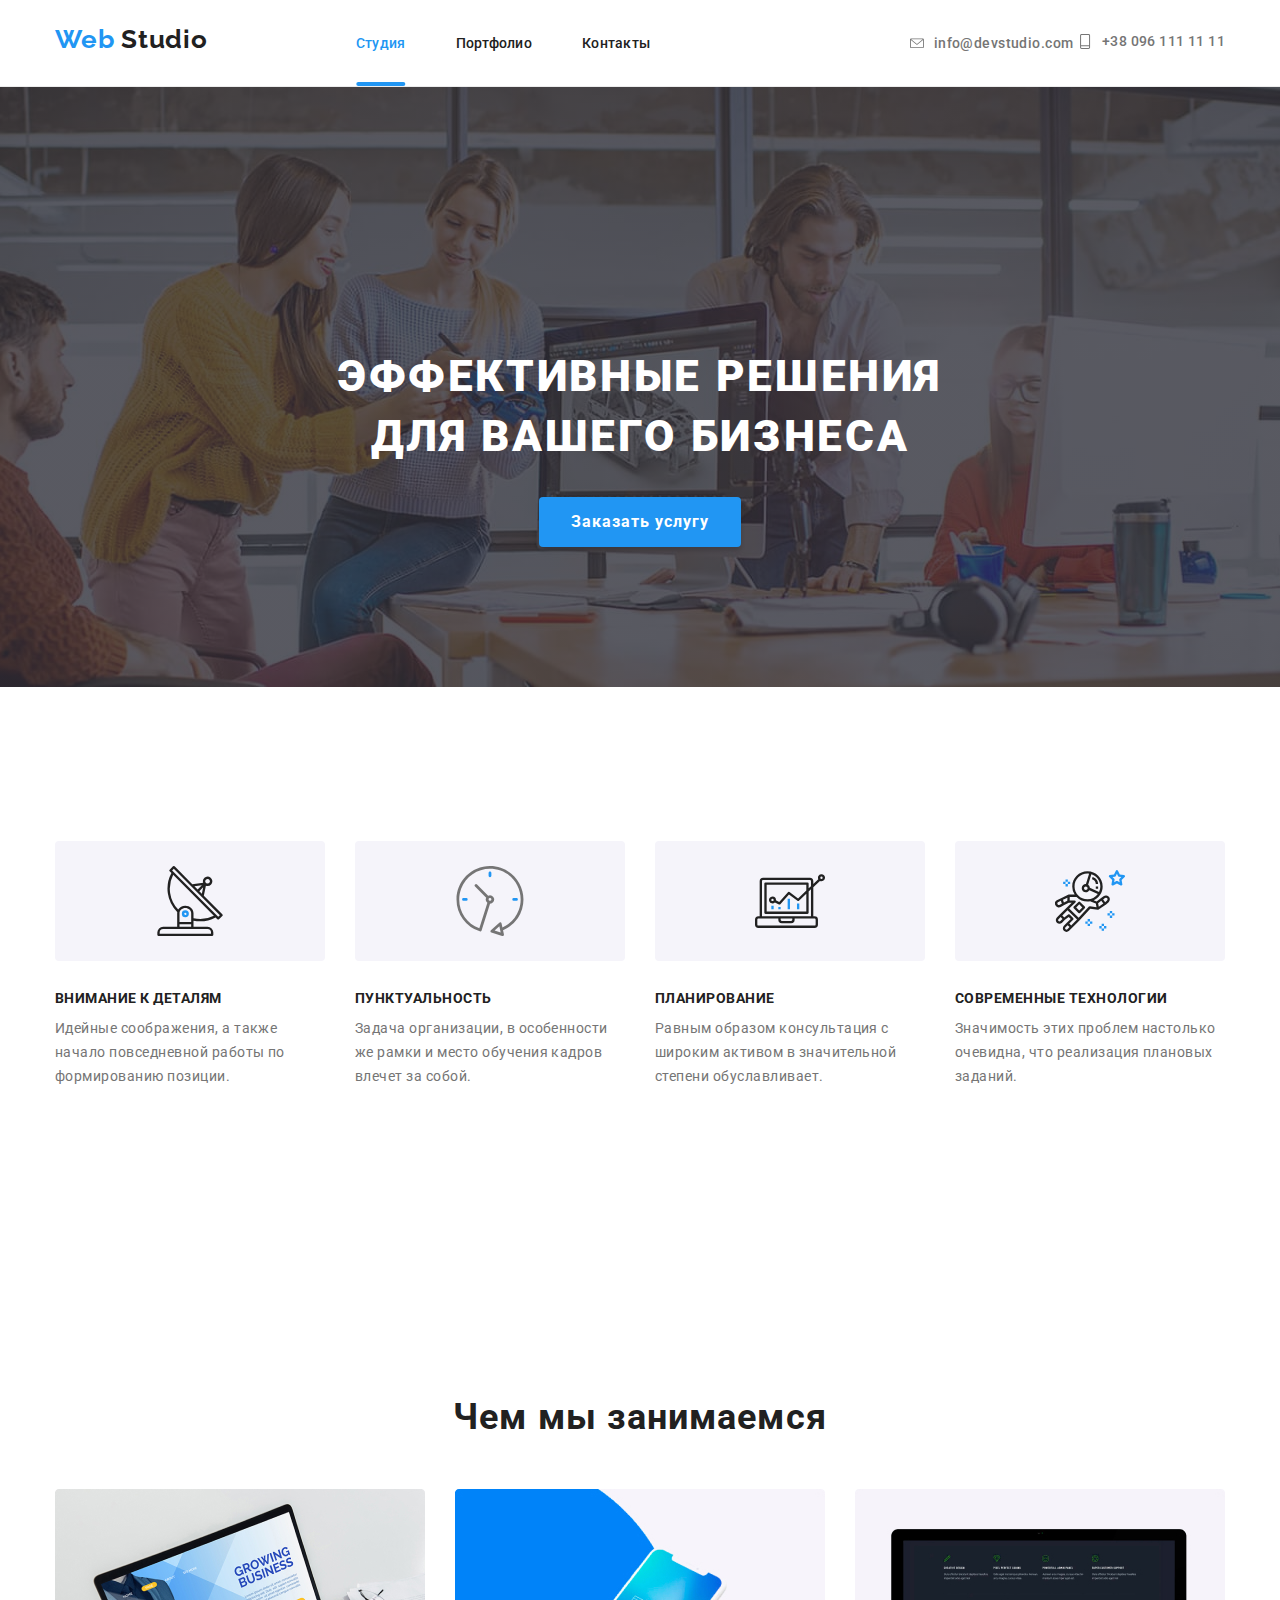
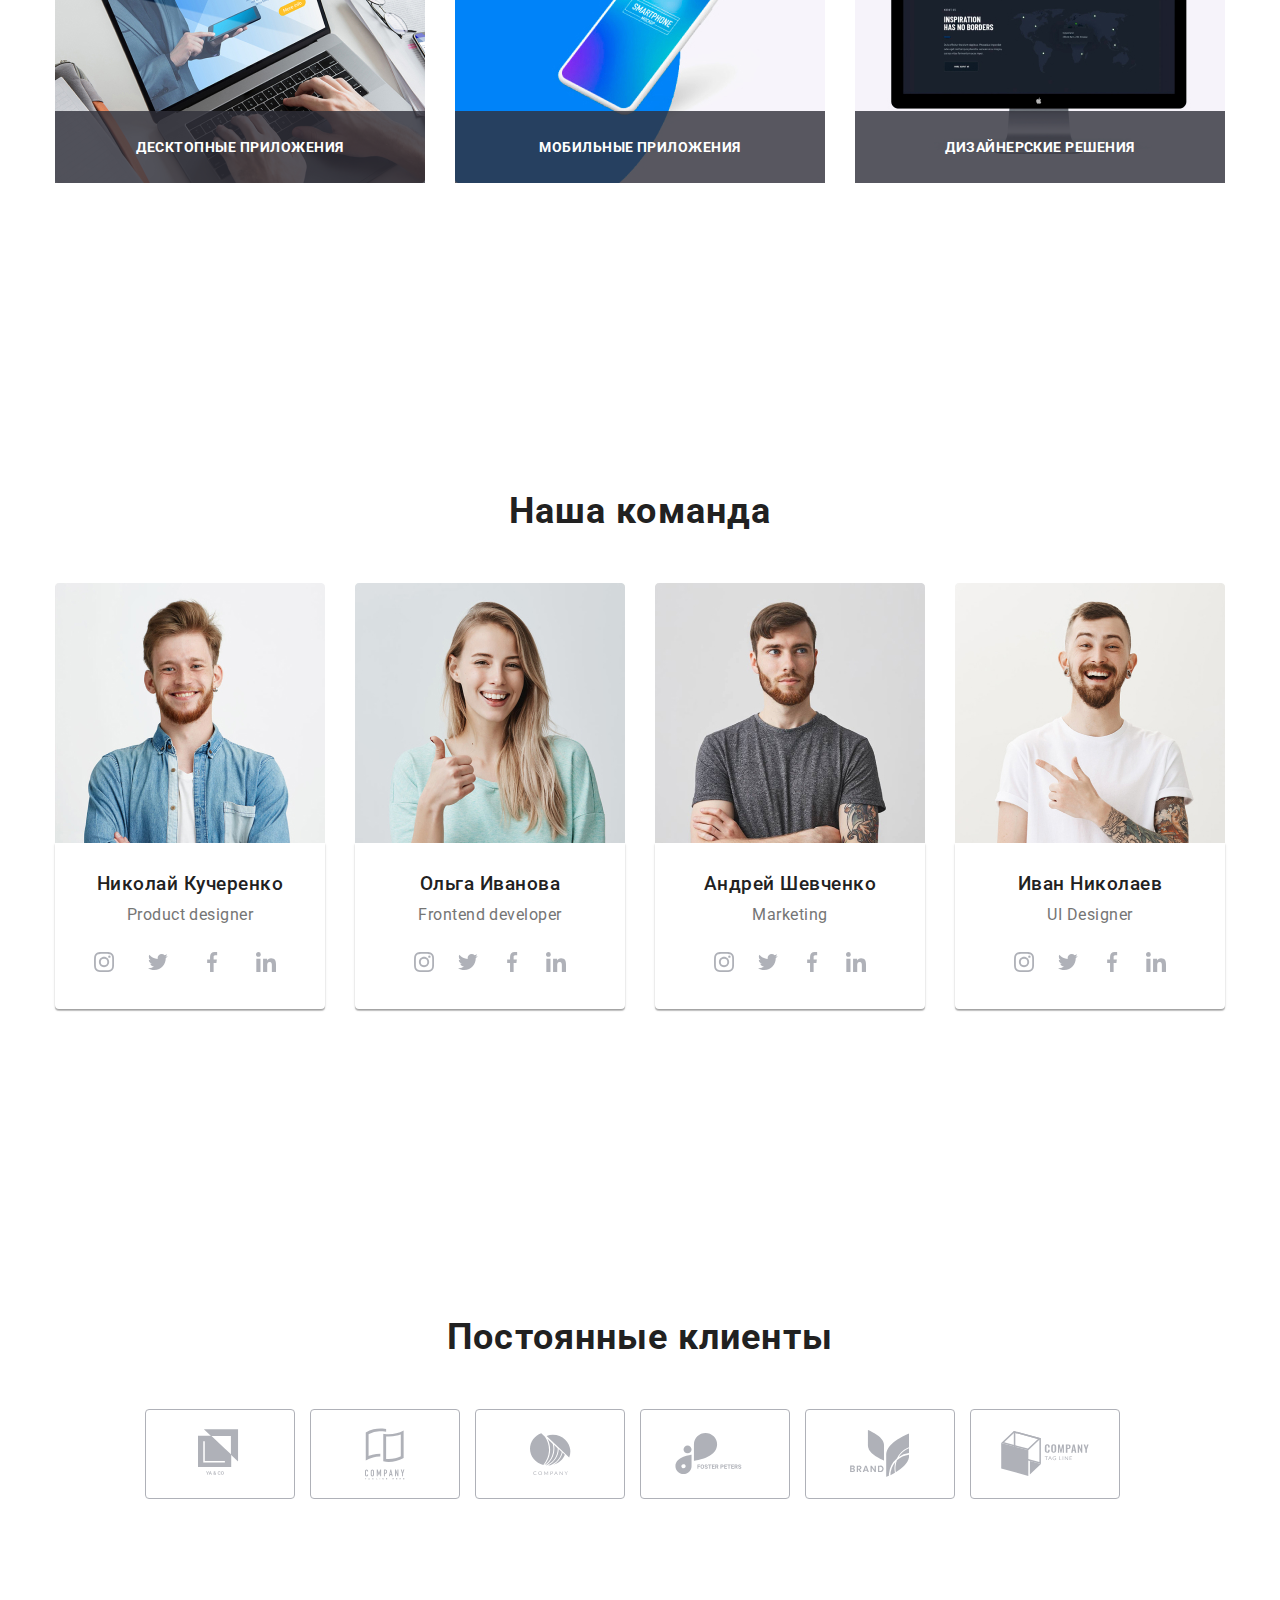
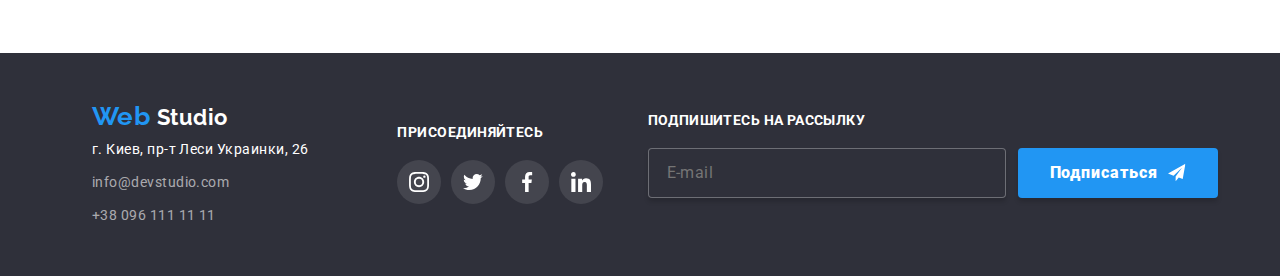
<file: index.html>
<!DOCTYPE html>
<html lang="ru">
  <head>
    <meta charset="UTF-8" />
    <meta name="viewport" content="width=device-width, initial-scale=1.0" />
    <title>Web-Studio</title>
    <link
      href="https://fonts.googleapis.com/css2?family=Roboto:wght@400;500;700;900&display=swap"
      rel="stylesheet"
    />
    <link
      href="https://fonts.googleapis.com/css2?family=Raleway:wght@700&display=swap"
      rel="stylesheet"
    />
    <link
      rel="stylesheet"
      href="https://cdnjs.cloudflare.com/ajax/libs/modern-normalize/0.6.0/modern-normalize.min.css"
    />
    <link rel="stylesheet" href="./css/main.min.css" />
  </head>
  <body>
    <!--Шапка сайта-->
    <header class="page-header">
      <div class="container container-site-nav">
        <a href="./index.html" class="logo">

          <span class="web"> Web </span>
          <span class="studio">Studio</span>
        </a>

        <button type="button" class="nav-btn is-open" data-menu-button>
          <svg class="menu-icon" width="40" height="40" aria-label="переключатель мобильного меню">
            <use class="menu-icon-open" href="./images/sprite.svg#icon-menu"></use>
            <use class="menu-icon-close" href="./images/sprite.svg#icon-close"></use>
          </svg>
        </button> 
       
        
         
          <!-- Навигационное меню -->
          <div class="menu .is-open" data-menu >
            <nav class="site-nav">
          <ul class="nav-list">
            <li class="nav-list__item">
              <a href="./index.html" class="site-nav__link current active"
                >Студия</a
              >
            </li>
            <li class="nav-list__item">
              <a href="./portfolio.html" class="site-nav__link">Портфолио</a>
            </li>
            <li class="nav-list__item">
              <a href="" class="site-nav__link">Контакты</a>
            </li>
          </ul>
        </nav>
        <!-- Контакты -->
        <ul class="contacts-list">
          <li class="contacts-list__item">
            <a href="mailto:info@devstudio.com" class="contacts-list__link"
              ><svg class="contacts-list__svg" width="16" height="11.2">
                <use href="./images/sprite.svg#icon-envelope"></use>
              </svg>
              info@devstudio.com</a
            >
          </li>
          <li class="contacts-list__item">
            <a href="tel:+380961111111" class="contacts-list__link">
              <svg class="contacts-list__svg" width="15" height="15">
                <use href="./images/sprite.svg#icon-phone"></use></svg
              >+38 096 111 11 11</a
            >
          </li>
        </ul>
      </div>
      </div>
    </header>
    <!--Main-->
    <main>
      <section class="hero">
        <div class="container">
          <h1 class="hero-title">эффективные решения
             для вашего бизнеса</h1>
          <button class="btn" data-modal-open>Заказать услугу</button>
        </div>
      </section>

      <!--Наши преимущества-->
      <section class="section benefits">
        <div class="container">
          <h2 class="visually-hidden">Наши преимущества</h2>
          <ul class="benefits-list">
            <li class="benefits-list__item">
              <div class="benefits__icon">
                <svg class="benefits__svg">
                  <use href="./images/sprite.svg#icon-sputnik"></use>
                </svg>
              </div>
              <h3 class="benefits__title">Внимание к деталям</h3>
              <p class="benefits__text">
                Идейные соображения, а также начало повседневной работы по
                формированию позиции.
              </p>
            </li>
            <li class="benefits-list__item">
              <div class="benefits__icon">
                <svg class="benefits__svg">
                  <use href="./images/sprite.svg#icon-clock"></use>
                </svg>
              </div>
              <h3 class="benefits__title">Пунктуальность</h3>
              <p class="benefits__text">
                Задача организации, в особенности же рамки и место обучения
                кадров влечет за собой.
              </p>
            </li>
            <li class="benefits-list__item">
              <div class="benefits__icon">
                <svg class="benefits__svg">
                  <use href="./images/sprite.svg#icon-diagram"></use>
                </svg>
              </div>
              <h3 class="benefits__title">Планирование</h3>
              <p class="benefits__text">
                Равным образом консультация с широким активом в значительной
                степени обуславливает.
              </p>
            </li>
            <li class="benefits-list__item">
              <div class="benefits__icon">
                <svg class="benefits__svg">
                  <use href="./images/sprite.svg#icon-astronaut"></use>
                </svg>
              </div>
              <h3 class="benefits__title">Современные технологии</h3>
              <p class="benefits__text">
                Значимость этих проблем настолько очевидна, что реализация
                плановых заданий.
              </p>
            </li>
          </ul>
        </div>
      </section>
      <!--Чем мы занимаемся-->
      <section class="section none">
        <div class="container none">
          <h2 class="section-title none">Чем мы занимаемся</h2>
          <ul class="works-list">
            <li class="works-list__item">
              <div class="works-list__img>">
                <img srcset="./images/laptop.jpg 1x, ./images/laptop-2x.jpg 2x" src="./images/laptop.jpg" alt="Ноутбук" />
              </div>
              <h3 class="works__title">Десктопные приложения</h3>
            </li>
            <li class="works-list__item">
              <img srcset="./images/smartphone.jpg 1x, ./images/smartphone-2x.jpg 2x" src="./images/smartphone.jpg" alt="Телефон" height="294" />
              <h3 class="works__title">Мобильные приложения</h3>
            </li>
            <li class="works-list__item">
              <img srcset="./images/display.jpg 1x, ./images/display-2x.jpg 2x" src="./images/display.jpg" alt="Дисплей" height="294" />
              <h3 class="works__title">Дизайнерские решения</h3>
            </li>
          </ul>
        </div>
      </section>

      <!--Наша команда-->

      <section class="section team">
        <div class="container">
          <h2 class="section-title">Наша команда</h2>
          <ul class="team-list">
            <li class="member">
              <img class="member__img"
               srcset="./images/member1.jpg 1x, ./images/member1-2x.jpg 2x"
                src="./images/member1.jpg"
                alt="Николай Кучеренко"
                width="270"
                height="260"
              />
              <div class="member-details">
                <h3 class="member__title">Николай Кучеренко</h3>
                <p class="member__job">Product designer</p>
                <ul class="social-list">
                  <li class="social-list__item">
                    <a
                      href=""
                      aria-label="Ссылка на Instagram"
                      class="social-link"
                    >
                      <svg class="social-svg">
                        <use href="./images/sprite.svg#icon-instagram"></use>
                      </svg>
                    </a>
                  </li>
                  <li class="social-list__item">
                    <a
                      href=""
                      aria-label="Ссылка на Twitter"
                      class="social-link"
                    >
                      <svg class="social-svg">
                        <use href="./images/sprite.svg#icon-twitter"></use>
                      </svg>
                    </a>
                  </li>
                  <li class="social-list__item">
                    <a
                      href=""
                      aria-label="Ссылка на Facebook"
                      class="social-link"
                    >
                      <svg class="social-svg">
                        <use
                          href="./images/sprite.svg#icon-facebook"
                        ></use></svg
                    ></a>
                  </li>
                  <li class="social-list__item">
                    <a href="" aria-label="Linkedin" class="social-link"
                      ><svg class="social-svg">
                        <use
                          href="./images/sprite.svg#icon-linkedin"
                        ></use></svg
                    ></a>
                  </li>
                </ul>
              </div>
            </li>
            <li class="member">
              <img class="member__img"
              srcset="./images/member2.jpg 1x, ./images/member2-2x.jpg 2x"
                src="./images/member2.jpg"
                alt="Ольга Иванова"
                width="270"
                height="260"
              />
              <div class="member-details">
                <h3 class="member__title">Ольга Иванова</h3>
                <p class="member__job">Frontend developer</p>
                <ul class="social-list">
                  <li class="social-list-item">
                    <a
                      href=""
                      aria-label="Ссылка на Instagram"
                      class="social-link"
                    >
                      <svg class="social-svg">
                        <use href="./images/sprite.svg#icon-instagram"></use>
                      </svg>
                    </a>
                  </li>
                  <li class="social-list-item">
                    <a
                      href=""
                      aria-label="Ссылка на Twitter"
                      class="social-link"
                    >
                      <svg class="social-svg">
                        <use href="./images/sprite.svg#icon-twitter"></use>
                      </svg>
                    </a>
                  </li>
                  <li class="social-list-item">
                    <a
                      href=""
                      aria-label="Ссылка на Facebook"
                      class="social-link"
                    >
                      <svg class="social-svg">
                        <use
                          href="./images/sprite.svg#icon-facebook"
                        ></use></svg
                    ></a>
                  </li>
                  <li class="social-list-item">
                    <a href="" aria-label="Linkedin" class="social-link"
                      ><svg class="social-svg">
                        <use
                          href="./images/sprite.svg#icon-linkedin"
                        ></use></svg
                    ></a>
                  </li>
                </ul>
              </div>
            </li>
            <li class="member">
              <img class="member__img"
              srcset="./images/member3.jpg 1x, ./images/member3-2x.jpg 2x"
                src="./images/member3.jpg"
                alt="Андрей Шевченко"
                width="270"
                height="260"
              />
              <div class="member-details">
                <h3 class="member__title">Андрей Шевченко</h3>
                <p class="member__job">Marketing</p>
                <ul class="social-list">
                  <li class="social-list-item">
                    <a
                      href=""
                      aria-label="Ссылка на Instagram"
                      class="social-link"
                    >
                      <svg class="social-svg">
                        <use href="./images/sprite.svg#icon-instagram"></use>
                      </svg>
                    </a>
                  </li>
                  <li class="social-list-item">
                    <a
                      href=""
                      aria-label="Ссылка на Twitter"
                      class="social-link"
                    >
                      <svg class="social-svg">
                        <use href="./images/sprite.svg#icon-twitter"></use>
                      </svg>
                    </a>
                  </li>
                  <li class="social-list-item">
                    <a
                      href=""
                      aria-label="Ссылка на Facebook"
                      class="social-link"
                    >
                      <svg class="social-svg">
                        <use
                          href="./images/sprite.svg#icon-facebook"
                        ></use></svg
                    ></a>
                  </li>
                  <li class="social-list-item">
                    <a href="" aria-label="Linkedin" class="social-link"
                      ><svg class="social-svg">
                        <use
                          href="./images/sprite.svg#icon-linkedin"
                        ></use></svg
                    ></a>
                  </li>
                </ul>
              </div>
            </li>

            <li class="member">
              <img class="member__img"
              srcset="./images/member4.jpg 1x, ./images/member4-2x.jpg 2x"
                src="./images/member4.jpg"
                alt="Иван Николаев"
                width="270"
                height="260"
              />
              <div class="member-details">
                <h3 class="member__title">Иван Николаев</h3>
                <p class="member__job">UI Designer</p>
                <ul class="social-list">
                  <li class="social-list-item">
                    <a
                      href=""
                      aria-label="Ссылка на Instagram"
                      class="social-link"
                    >
                      <svg class="social-svg">
                        <use href="./images/sprite.svg#icon-instagram"></use>
                      </svg>
                    </a>
                  </li>
                  <li class="social-list-item">
                    <a
                      href=""
                      aria-label="Ссылка на Twitter"
                      class="social-link"
                    >
                      <svg class="social-svg">
                        <use href="./images/sprite.svg#icon-twitter"></use>
                      </svg>
                    </a>
                  </li>
                  <li class="social-list-item">
                    <a
                      href=""
                      aria-label="Ссылка на Facebook"
                      class="social-link"
                    >
                      <svg class="social-svg">
                        <use
                          href="./images/sprite.svg#icon-facebook"
                        ></use></svg
                    ></a>
                  </li>
                  <li class="social-list-item">
                    <a href="" aria-label="Linkedin" class="social-link"
                      ><svg class="social-svg">
                        <use
                          href="./images/sprite.svg#icon-linkedin"
                        ></use></svg
                    ></a>
                  </li>
                </ul>
              </div>
            </li>
          </ul>
        </div>
      </section>

      <!--Постоянные клиенты-->
      <section class="section">
        <div class="container">
          <h2 class="section-title">Постоянные клиенты</h2>
          <ul class="partners-list">
            <li class="partner">
              <a href="" class="partner-link">
                <svg class="partner-svg" width="44.27" height="49.23">
                  <use href="./images/sprite.svg#icon-logo1"></use>
                </svg>
              </a>
            </li>
            <li class="partner">
              <a href="#" class="partner-link">
                <svg class="partner-svg" width="40" height="52">
                  <use href="./images/sprite.svg#icon-logo2"></use>
                </svg>
              </a>
            </li>
            <li class="partner">
              <a href="#" class="partner-link">
                <svg class="partner-svg" width="41" height="42.6">
                  <use href="./images/sprite.svg#icon-logo3"></use></svg
              ></a>
            </li>
            <li class="partner">
              <a href="#" class="partner-link">
                <svg class="partner-svg" width="79.66" height="42.02">
                  <use href="./images/sprite.svg#icon-logo4"></use></svg
              ></a>
            </li>
            <li class="partner">
              <a href="#" class="partner-link">
                <svg class="partner-svg" width="59" height="47">
                  <use href="./images/sprite.svg#icon-logo5"></use></svg
              ></a>
            </li>
            <li class="partner">
              <a href="#" class="partner-link">
                <svg class="partner-svg" width="88.48" height="45.44">
                  <use href="./images/sprite.svg#icon-logo6"></use></svg
              ></a>
            </li>
          </ul>
        </div>
      </section>
    </main>
    <!--Футер-->
    <footer class="footer">
      <div class="footer-flex container">
        <div class="footer-wrapper">
        <div class="footer-flex-adress">
          <a class="footer-logo" href="./index.html">
            <span class="web"> Web </span>
            <span class="studio">Studio</span>
          </a>
          <address class="adress">г. Киев, пр-т Леси Украинки, 26</address>
          <ul class="footer-contacts">
            <li>
              <a
                class="footer-contacts footer-email"
                href="mailto:info@devstudio.com"
                >info@devstudio.com</a
              >
            </li>
            <li>
              <a href="tel:+380961111111" class="footer-contacts"
                >+38 096 111 11 11</a
              >
            </li>
          </ul>
        </div>

        <div class="footer-social">
          <b class="subscribe">Присоединяйтесь</b>
          <ul class="footer-social-list">
            <li class="footer-social-item">
              <a href="" aria-label="Ссылка на Instagram" class="footer-social-link social-link">
                <svg class="footer-social-svg social-svg">
                  <use href="./images/sprite.svg#icon-instagram"></use>
                </svg>
              </a>
            </li>
            <li class="footer-social-item">
              <a href="" aria-label="Ссылка на Twitter" class="footer-social-link social-link">
                <svg class="footer-social-svg social-svg">
                  <use href="./images/sprite.svg#icon-twitter"></use>
                </svg>
              </a>
            </li>
            <li class="footer-social-item">
              <a href="" aria-label="Ссылка на Facebook" class="footer-social-link social-link">
                <svg class="footer-social-svg social-svg">
                  <use href="./images/sprite.svg#icon-facebook"></use></svg
              ></a>
            </li>
            <li class="footer-social-item">
              <a href="" aria-label="Linkedin" class="footer-social-link social-link">
                <svg class="footer-social-svg social-svg">
                  <use href="./images/sprite.svg#icon-linkedin"></use></svg
              ></a>
            </li>
          </ul>
        </div>
      </div>
        <div class="subscribe-footer">
          <b class="subscribe-title"> Подпишитесь на рассылку </b>
          <form class="subscribe-footer-form">

              <label for="mail"></label>
              <input type="email" name="mail" id="mail" placeholder="E-mail" class="subscribe-footer-form__input" />
              <button class="subscribe-button">
                <span class="subscribe__text">Подписаться</span>
                <svg class="subscribe__svg" width="25" height="25">
                  <use href="./images/sprite.svg#icon-send"></use>
                </svg>
              </button>
           
          </form>
        </div>
      </div>
    </footer>
    <div class="backdrop is-hidden" data-modal>
     
      <div class="modal">
        <button class="close-btn" data-modal-close>
          <svg class="close__svg" width="18" height="18">
            <use href="./images/sprite.svg#icon-close"></use>
          </svg>
        </button>
        <form class="form">
          <p class="modal__text">Оставьте свои данные, мы вам перезвоним</p>
          <div role="group">
            <div class="form-field">
              <input
                type="text"
                name="name"
                id="name"
                class="form-input"
                placeholder=" "
                autofocus
              />
              <label for="name" class="label-title">Имя</label>
              <svg class="modal__svg" width="18" height="18">
                <use href="./images/sprite.svg#icon-person-black"></use>
              </svg>
            </div>
            <div class="form-field">
              <input
                class="form-input"
                id="tel"
                type="tel"
                name="tel"
                placeholder=" "
              />
              <label for="tel" class="label-title">Телефон</label>
              <svg class="modal__svg" width="18" height="18">
                <use href="./images/sprite.svg#icon-phone-black"></use>
              </svg>
            </div>
            <div class="form-field">
              <input
                type="email"
                name="mail"
                class="form-input"
                placeholder=" "
              />
              <label for="mail" class="label-title">Почта</label>
              <svg class="modal__svg" width="18" height="18">
                <use href="./images/sprite.svg#icon-email-black"></use>
              </svg>
            </div>
            <textarea
              class="comment"
              name="comment"
              rows="10"
              placeholder="Комментарий"
            ></textarea>
            <label class="policy" for="policy">
              <input
                class="checkbox"
                type="checkbox"
                name="policy"
                id="policy"
              />
              <span class="checkbox-icon"></span>
              <span class="checkbox-text"
                >Соглашаюсь с рассылкой и принимаю
                <a class="checkbox__agreement" href="#">Условия
                Договора</a></span
              >
            </label>
          </div>
          <button class="btn modal__btn">Отправить</button>
        </form>
      </div>
    
    </div>
    <script src="./js/modal.js"></script>
    <script src="./js/mobile-menu.js"></script>
  </body>
</html>
</file>
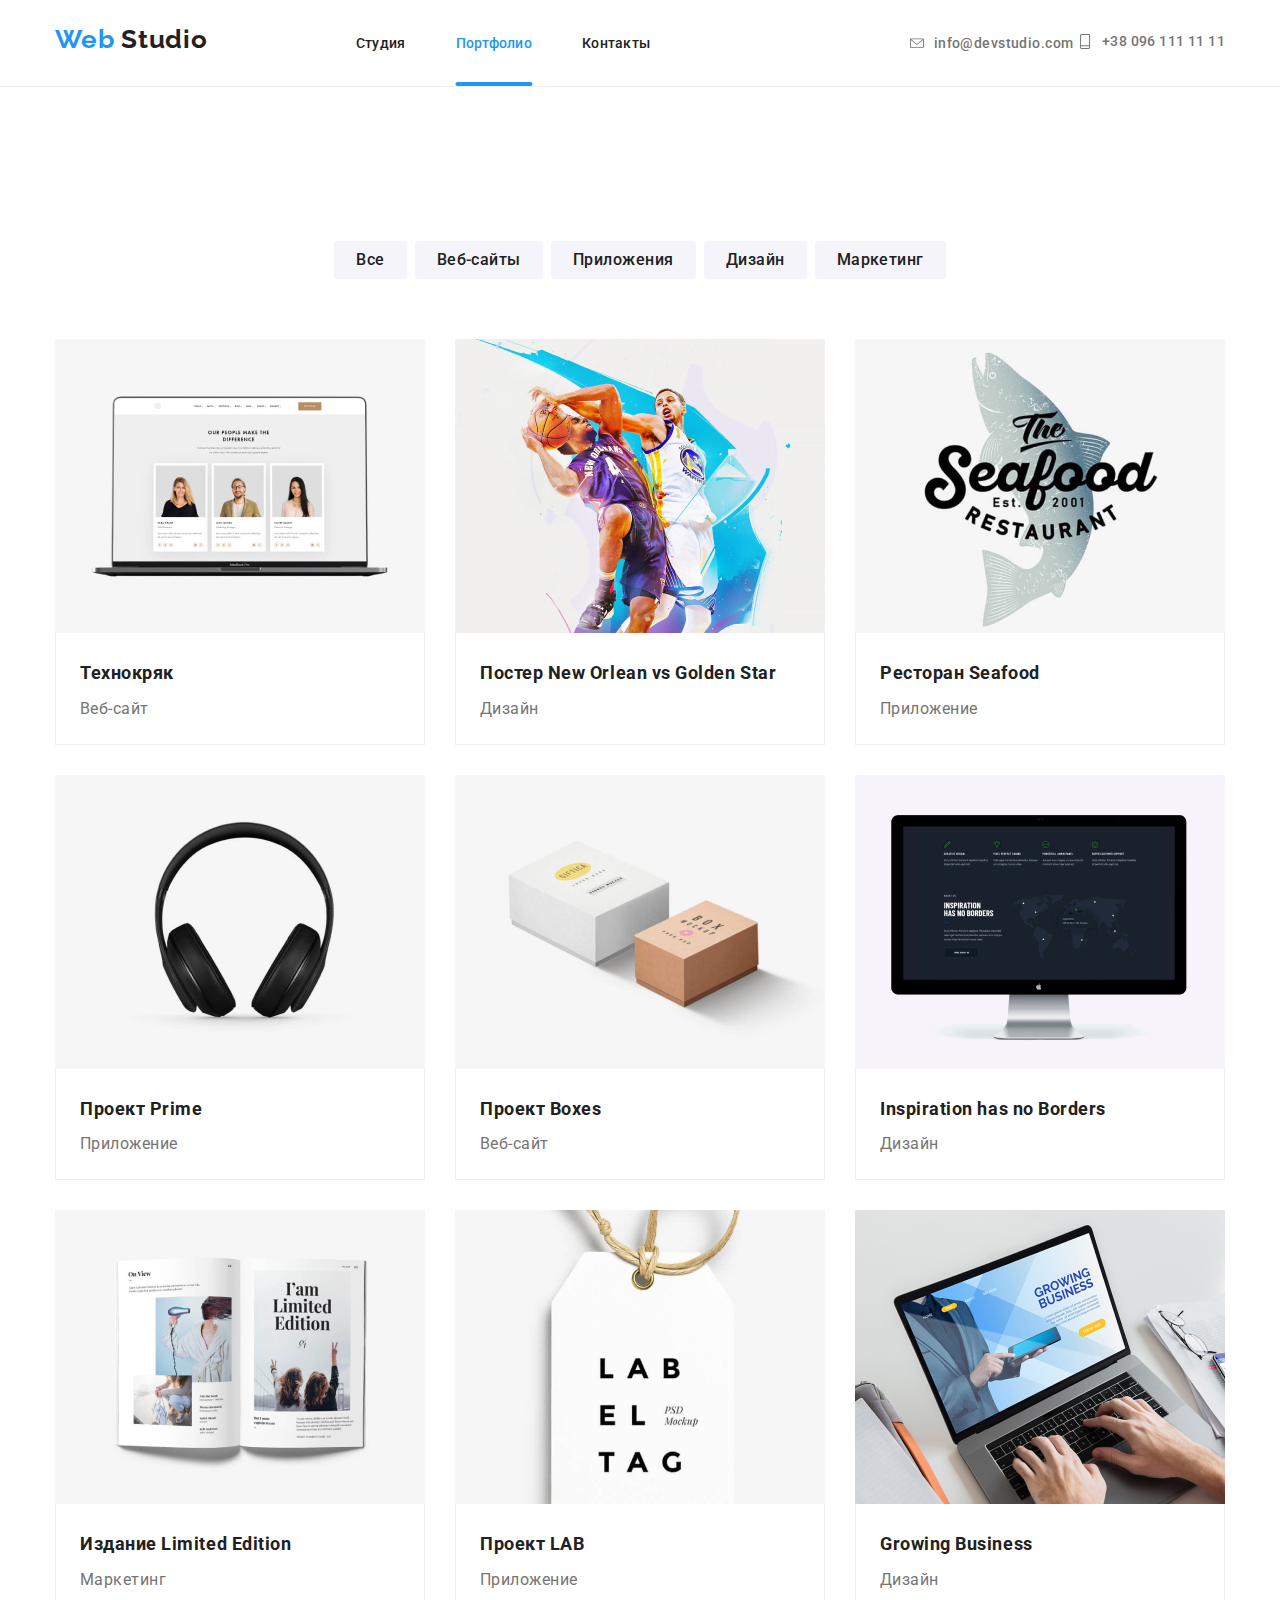
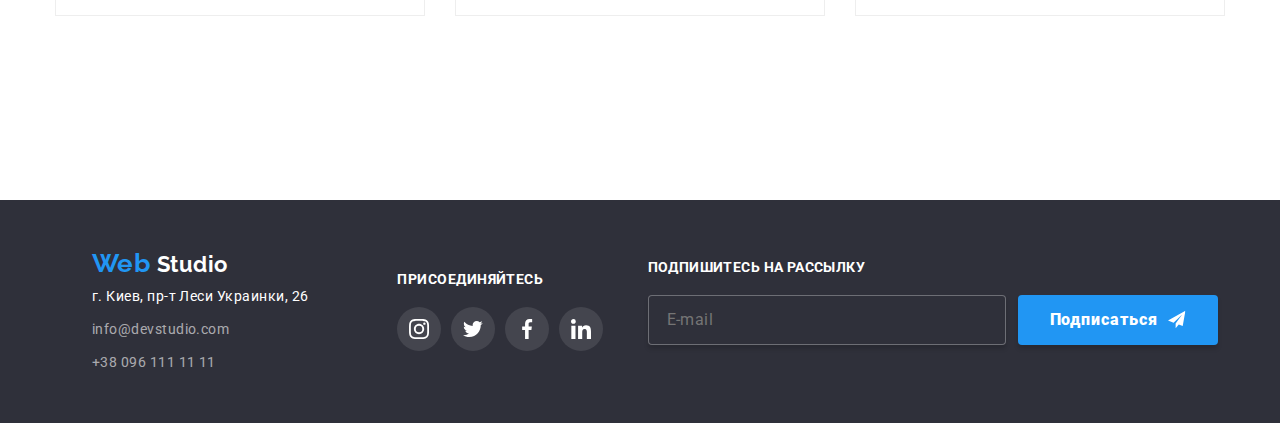
<file: portfolio.html>
<!DOCTYPE html>
<html lang="ru">
  <head>
    <meta charset="UTF-8" />
    <meta name="viewport" content="width=device-width, initial-scale=1.0" />
    <title>Portfolio</title>
    <link
      href="https://fonts.googleapis.com/css2?family=Roboto:wght@400;500;700;900&display=swap"
      rel="stylesheet"
    />
    <link
      href="https://fonts.googleapis.com/css2?family=Raleway:wght@700&display=swap"
      rel="stylesheet"
    />
    <link
      rel="stylesheet"
      href="https://cdnjs.cloudflare.com/ajax/libs/modern-normalize/0.6.0/modern-normalize.min.css"
    />
    <link rel="stylesheet" href="./css/main.min.css" />
  </head>
  <body>
    <!--Шапка сайта-->
    <header class="page-header">
      <div class="container container-site-nav">
        <a href="./index.html" class="logo">

          <span class="web"> Web </span>
          <span class="studio">Studio</span>
        </a>

        <button type="button" class="nav-btn is-open" data-menu-button>
          <svg class="menu-icon" width="40" height="40" aria-label="переключатель мобильного меню">
            <use class="menu-icon-open" href="./images/sprite.svg#icon-menu"></use>
            <use class="menu-icon-close" href="./images/sprite.svg#icon-close"></use>
          </svg>
        </button> 
       
        
         
          <!-- Навигационное меню -->
          <div class="menu .is-open" data-menu >
            <nav class="site-nav">
          <ul class="nav-list">
            <li class="nav-list__item">
              <a href="./index.html" class="site-nav__link "
                >Студия</a
              >
            </li>
            <li class="nav-list__item">
              <a href="./portfolio.html" class="site-nav__link current active">Портфолио</a>
            </li>
            <li class="nav-list__item">
              <a href="" class="site-nav__link">Контакты</a>
            </li>
          </ul>
        </nav>
        <!-- Контакты -->
        <ul class="contacts-list">
          <li class="contacts-list__item">
            <a href="mailto:info@devstudio.com" class="contacts-list__link"
              ><svg class="contacts-list__svg" width="16" height="11.2">
                <use href="./images/sprite.svg#icon-envelope"></use>
              </svg>
              info@devstudio.com</a
            >
          </li>
          <li class="contacts-list__item">
            <a href="tel:+380961111111" class="contacts-list__link">
              <svg class="contacts-list__svg" width="15" height="15">
                <use href="./images/sprite.svg#icon-phone"></use></svg
              >+38 096 111 11 11</a
            >
          </li>
        </ul>
      </div>
      </div>
    </header>
    <!--Main-->
    <main>
      <!--Примеры работ-->
      <section class="section">
        <div class="container">
          <h1 class="visually-hidden">Наши работы</h1>
          <ul class="selection">
            <li class="selection__item">
              <button type="button" class="selection__button">Все</button>
            </li>
            <li class="selection__item">
              <button type="button" class="selection__button">Веб-сайты</button>
            </li>
            <li class="selection__item">
              <button type="button" class="selection__button">
                Приложения
              </button>
            </li>
            <li class="selection__item">
              <button type="button" class="selection__button">Дизайн</button>
            </li>
            <li class="selection__item">
              <button type="button" class="selection__button">Маркетинг</button>
            </li>
          </ul>
          <ul class="portfolio">
            <li class="card">
              <a href="">
                <div class="card-content__img">
                  <img
                  srcset="./images/portfolio1.jpg 1x, ./images/portfolio1-2x.jpg 2x"
                    src="./images/portfolio1.jpg"
                                        alt="Наша команда"
                    width="370"
                    height="294"
                  />
                  <p class="card-content__text">
                    Технокряк это современная площадка распространения
                    коронавируса. Компании используют эту платформу для
                    цифрового шпионажа и атак на защищённые сервера конкурентов.
                  </p>
                </div>
                <div class="card-content">
                  <h3 class="card-content__title">Технокряк</h3>
                  <p class="card-content__type">
                    Веб-сайт
                  </p>
                </div></a
              >
            </li>
            <li class="card">
              <a href="">
                <div class="card-content__img">
                  <img
                  srcset="./images/portfolio2.jpg 1x, ./images/portfolio2-2x.jpg 2x"
                    src="./images/portfolio2.jpg"
                    alt="Наша команда"
                    width="370"
                    height="294"
                  />
                  <p class="card-content__text">
                    Технокряк это современная площадка распространения
                    коронавируса. Компании используют эту платформу для
                    цифрового шпионажа и атак на защищённые сервера конкурентов.
                  </p>
                </div>
                <div class="card-content">
                  <h3 class="card-content__title">
                    Постер New Orlean vs Golden Star
                  </h3>
                  <p class="card-content__type">
                    Дизайн
                  </p>
                </div></a
              >
            </li>
            <li class="card">
              <a href="">
                <div class="card-content__img">
                  <img
                  srcset="./images/portfolio3.jpg 1x, ./images/portfolio3-2x.jpg 2x"
                    src="./images/portfolio3.jpg"
                    alt="Наша команда"
                    width="370"
                    height="294"
                  />
                  <p class="card-content__text">
                    Технокряк это современная площадка распространения
                    коронавируса. Компании используют эту платформу для
                    цифрового шпионажа и атак на защищённые сервера конкурентов.
                  </p>
                </div>
                <div class="card-content">
                  <h3 class="card-content__title">Ресторан Seafood</h3>
                  <p class="card-content__type">
                    Приложение
                  </p>
                </div></a
              >
            </li>
            <li class="card">
              <a href="">
                <div class="card-content__img">
                  <img
                  srcset="./images/portfolio4.jpg 1x, ./images/portfolio4-2x.jpg 2x"
                    src="./images/portfolio4.jpg"
                    alt="Наша команда"
                    width="370"
                    height="294"
                  />
                  <p class="card-content__text">
                    Технокряк это современная площадка распространения
                    коронавируса. Компании используют эту платформу для
                    цифрового шпионажа и атак на защищённые сервера конкурентов.
                  </p>
                </div>
                <div class="card-content">
                  <h3 class="card-content__title">Проект Prime</h3>
                  <p class="card-content__type">
                    Приложение
                  </p>
                </div></a
              >
            </li>
            <li class="card">
              <a href="">
                <div class="card-content__img">
                  <img
                  srcset="./images/portfolio5.jpg 1x, ./images/portfolio5-2x.jpg 2x"
                    src="./images/portfolio5.jpg"
                    alt="Наша команда"
                    width="370"
                    height="294"
                  />
                  <p class="card-content__text">
                    Технокряк это современная площадка распространения
                    коронавируса. Компании используют эту платформу для
                    цифрового шпионажа и атак на защищённые сервера конкурентов.
                  </p>
                </div>
                <div class="card-content">
                  <h3 class="card-content__title">Проект Boxes</h3>
                  <p class="card-content__type">
                    Веб-сайт
                  </p>
                </div></a
              >
            </li>
            <li class="card">
              <a href="">
                <div class="card-content__img">
                  <img
                  srcset="./images/portfolio6.jpg 1x, ./images/portfolio6-2x.jpg 2x"
                  srcset="./images/portfolio6.jpg 1x, ./images/portfolio6-2x.jpg 2x"
                    src="./images/portfolio6.jpg"
                    alt="Наша команда"
                    width="370"
                    height="294"
                  />
                  <p class="card-content__text">
                    Технокряк это современная площадка распространения
                    коронавируса. Компании используют эту платформу для
                    цифрового шпионажа и атак на защищённые сервера конкурентов.
                  </p>
                </div>
                <div class="card-content">
                  <h3 class="card-content__title">
                    Inspiration has no Borders
                  </h3>
                  <p class="card-content__type">
                    Дизайн
                  </p>
                </div></a
              >
            </li>
            <li class="card">
              <a href="">
                <div class="card-content__img">
                  <img
                  srcset="./images/portfolio7.jpg 1x, ./images/portfolio7-2x.jpg 2x"
                    src="./images/portfolio7.jpg"
                    alt="Наша команда"
                    width="370"
                    height="294"
                  />
                  <p class="card-content__text">
                    Технокряк это современная площадка распространения
                    коронавируса. Компании используют эту платформу для
                    цифрового шпионажа и атак на защищённые сервера конкурентов.
                  </p>
                </div>
                <div class="card-content">
                  <h3 class="card-content__title">Издание Limited Edition</h3>
                  <p class="card-content__type">
                    Маркетинг
                  </p>
                </div>
              </a>
            </li>
            <li class="card">
              <a href="">
                <div class="card-content__img">
                  <img
                  srcset="./images/portfolio8.jpg 1x, ./images/portfolio8-2x.jpg 2x"
                    src="./images/portfolio8.jpg"
                    alt="Наша команда"
                    width="370"
                    height="294"
                  />
                  <p class="card-content__text">
                    Технокряк это современная площадка распространения
                    коронавируса. Компании используют эту платформу для
                    цифрового шпионажа и атак на защищённые сервера конкурентов.
                  </p>
                </div>
                <div class="card-content">
                  <h3 class="card-content__title">Проект LAB</h3>
                  <p class="card-content__type">
                    Приложение
                  </p>
                </div></a
              >
            </li>
            <li class="card">
              <a href="">
                <div class="card-content__img">
                  <img
                  srcset="./images/portfolio9.jpg 1x, ./images/portfolio9-2x.jpg 2x"
                    src="./images/portfolio9.jpg"
                    alt="Наша команда"
                    width="370"
                    height="294"
                  />
                  <p class="card-content__text">
                    Технокряк это современная площадка распространения
                    коронавируса. Компании используют эту платформу для
                    цифрового шпионажа и атак на защищённые сервера конкурентов.
                  </p>
                </div>
                <div class="card-content">
                  <h3 class="card-content__title">Growing Business</h3>
                  <p class="card-content__type">
                    Дизайн
                  </p>
                </div></a
              >
            </li>
          </ul>
        </div>
      </section>
    </main>
    <!--Футер-->
    <footer class="footer">
      <div class="footer-flex container">
        <div class="footer-wrapper">
        <div class="footer-flex-adress">
          <a class="footer-logo" href="./index.html">
            <span class="web"> Web </span>
            <span class="studio">Studio</span>
          </a>
          <address class="adress">г. Киев, пр-т Леси Украинки, 26</address>
          <ul class="footer-contacts">
            <li>
              <a
                class="footer-contacts footer-email"
                href="mailto:info@devstudio.com"
                >info@devstudio.com</a
              >
            </li>
            <li>
              <a href="tel:+380961111111" class="footer-contacts"
                >+38 096 111 11 11</a
              >
            </li>
          </ul>
        </div>

        <div class="footer-social">
          <b class="subscribe">Присоединяйтесь</b>
          <ul class="footer-social-list">
            <li class="footer-social-item">
              <a href="" aria-label="Ссылка на Instagram" class="footer-social-link social-link">
                <svg class="footer-social-svg social-svg">
                  <use href="./images/sprite.svg#icon-instagram"></use>
                </svg>
              </a>
            </li>
            <li class="footer-social-item">
              <a href="" aria-label="Ссылка на Twitter" class="footer-social-link social-link">
                <svg class="footer-social-svg social-svg">
                  <use href="./images/sprite.svg#icon-twitter"></use>
                </svg>
              </a>
            </li>
            <li class="footer-social-item">
              <a href="" aria-label="Ссылка на Facebook" class="footer-social-link social-link">
                <svg class="footer-social-svg social-svg">
                  <use href="./images/sprite.svg#icon-facebook"></use></svg
              ></a>
            </li>
            <li class="footer-social-item">
              <a href="" aria-label="Linkedin" class="footer-social-link social-link">
                <svg class="footer-social-svg social-svg">
                  <use href="./images/sprite.svg#icon-linkedin"></use></svg
              ></a>
            </li>
          </ul>
        </div>
      </div>
        <div class="subscribe-footer">
          <b class="subscribe-title"> Подпишитесь на рассылку </b>
          <form class="subscribe-footer-form">

              <label for="mail"></label>
              <input type="email" name="mail" id="mail" placeholder="E-mail" class="subscribe-footer-form__input" />
              <button class="subscribe-button">
                <span class="subscribe__text">Подписаться</span>
                <svg class="subscribe__svg" width="25" height="25">
                  <use href="./images/sprite.svg#icon-send"></use>
                </svg>
              </button>
           
          </form>
        </div>
      </div>
    </footer>
    <script src="./js/mobile-menu.js"></script>
  </body>
</html>
</file>
<file: css/main.min.css>
html{-webkit-box-sizing:border-box;box-sizing:border-box}*,*::before,*::after{-webkit-box-sizing:inherit;box-sizing:inherit}img{display:block;width:100%;height:auto}a{text-decoration:none;color:#212121}body{font-family:Roboto, sans-serif;letter-spacing:0.03em;font-size:16px;line-height:1.19;background-color:#fff}@media screen and (min-width: 1200px){.section{padding-bottom:94px;padding-top:94px}}@media screen and (max-width: 1199px){.section{width:100%}}h2,h3,h4,h5,h6{margin-top:0px;margin-bottom:0px}.visually-hidden{position:absolute !important;clip:rect(1px 1px 1px 1px);clip:rect(1px, 1px, 1px, 1px);padding:0 !important;border:0 !important;height:1px !important;width:1px !important;overflow:hidden}.btn{display:inline-block;padding:10px 32px;border-radius:4px;border:0px;min-width:200px;min-height:50px;background:#2196f3;-webkit-box-shadow:0px 4px 4px rgba(0,0,0,0.15);box-shadow:0px 4px 4px rgba(0,0,0,0.15);color:#ffffff;font-size:16px;line-height:1.87;letter-spacing:0.06em;font-weight:700}.section-title{margin-top:0px;margin-bottom:30px;font-weight:700;font-size:28px;line-height:1.17;text-align:center;color:#212121;letter-spacing:0.03em}@media screen and (min-width: 1200px){.section-title{font-size:36px;line-height:1.16;margin-bottom:50px}}.container{width:100%;padding-left:15px;padding-bottom:60px;padding-top:60px;padding-right:15px;margin-right:auto;margin-left:auto}@media screen and (min-width: 480px){.container{width:480px}}@media screen and (min-width: 768px){.container{width:768px}}@media screen and (min-width: 1200px){.container{width:1200px;padding-top:60px;padding-bottom:60px}}@media screen and (min-width: 768px) and (max-width: 1199px){.container{width:768px}}@media screen and (min-width: 1200px){.container{width:1200px;padding-left:15px;padding-right:15px;margin-left:auto;margin-right:auto}}.social-link{display:-webkit-box;display:-ms-flexbox;display:flex;width:44px;height:44px;-webkit-box-align:center;-ms-flex-align:center;align-items:center;-webkit-box-pack:center;-ms-flex-pack:center;justify-content:center;border-radius:50%;fill:rgba(47,48,58,0.8);-webkit-transition:250ms cubic-bezier(0.4, 0, 0.2, 1);transition:250ms cubic-bezier(0.4, 0, 0.2, 1)}.social-svg{display:block;width:20px;height:20px;fill:#afb1b8}.social-list{padding:0px;display:-webkit-box;display:-ms-flexbox;display:flex;text-align:center;-webkit-box-pack:center;-ms-flex-pack:center;justify-content:center;list-style:none;text-decoration:none;color:#212121}.social-list__item{margin-right:10px;-webkit-box-pack:center;-ms-flex-pack:center;justify-content:center}.social-link:hover,.social-link:focus{background-color:#2196f3;color:#fff}.social-link:hover .social-svg,.social-link:focus .social-svg{fill:#fff}@media screen and (max-width: 1199px){.benefits{margin-bottom:0px}}.benefits-list{display:-webkit-box;display:-ms-flexbox;display:flex;list-style:none;padding-left:0px;margin:0px;-ms-flex-wrap:wrap;flex-wrap:wrap}@media screen and (max-width: 767px){.benefits-list{display:inline-block;width:100%}}@media screen and (max-width: 767px){.benefits-list__item{width:100%;margin-right:0px}}@media screen and (min-width: 768px) and (max-width: 1199px){.benefits-list__item{width:calc((100% - 2 * 15px) /2);margin-right:30px;margin-bottom:30px}.benefits-list__item:nth-last-child(2){margin-bottom:0px}.benefits-list__item:nth-child(even){margin-right:0px}}@media screen and (min-width: 1200px){.benefits-list__item{width:calc((100% - 90px) / 4);margin-right:30px}}.benefits-list :last-child{margin-right:0px}.benefits__title{margin-bottom:10px;font-weight:bold;font-size:14px;line-height:1.14em;text-transform:uppercase;color:#212121}.benefits__svg{width:70px;height:70px;fill:#757575}.benefits__icon{display:block;display:-webkit-box;display:-ms-flexbox;display:flex;-webkit-box-align:center;-ms-flex-align:center;align-items:center;-webkit-box-pack:center;-ms-flex-pack:center;justify-content:center;margin-bottom:30px;height:120px;background:#f5f4fa;border-radius:4px}.benefits__text{margin:0px;font-weight:normal;font-size:14px;line-height:1.71em;color:#757575}.footer{background-color:#2f303a}@media screen and (max-width: 767px){.footer{margin-left:auto;margin-right:auto}}.footer-flex{display:-webkit-box;display:-ms-flexbox;display:flex;-ms-flex-pack:distribute;justify-content:space-around;padding-top:48px;padding-bottom:48px;-webkit-box-align:baseline;-ms-flex-align:baseline;align-items:baseline}@media screen and (max-width: 767px){.footer-flex{-webkit-box-orient:vertical;-webkit-box-direction:normal;-ms-flex-direction:column;flex-direction:column;-webkit-box-align:center;-ms-flex-align:center;align-items:center;text-align:center}}@media screen and (min-width: 768px) and (max-width: 1199px){.footer-flex{display:block}}.footer-logo{margin-bottom:20px;white-space:nowrap}.footer .studio{font-family:Raleway, cursive;font-weight:bold;font-size:22px;line-height:1.19}.footer-flex-adress{display:block;list-style:none}@media screen and (min-width: 768px) and (max-width: 1199px){.footer-flex-adress{margin-right:165px}}@media screen and (min-width: 1200px){.footer-flex-adress{margin-right:30px}}.studio{display:inline-block}@media screen and (min-width: 1200px){.studio{margin-bottom:8px}}.adress{margin-bottom:9px}.footer .studio{color:#ffffff}.footer .accent-logo{color:#2196f3;font-weight:bold;font-size:22px;line-height:1.2px}@media screen and (max-width: 1199px){.footer-social{margin-bottom:60px}}@media screen and (max-width: 1199px) and (min-width: 1200px){.footer-social{width:calc((50% - 45px) / 2);margin-right:30px}}.footer-contacts:hover,.footer-contacts:focus{color:#2196f3}.footer-contacts{margin:0px;list-style:none;padding:0px;font-weight:normal;font-size:14px;line-height:1.71;color:rgba(255,255,255,0.6);-webkit-transition:250ms cubic-bezier(0.4, 0, 0.2, 1);transition:250ms cubic-bezier(0.4, 0, 0.2, 1)}@media screen and (max-width: 767px){.footer-contacts{margin-bottom:60px}}@media screen and (min-width: 768px){.footer-wrapper{display:-webkit-box;display:-ms-flexbox;display:flex;-ms-flex-pack:distribute;justify-content:space-around}}@media screen and (min-width: 768px) and (min-width: 1200px){.footer-wrapper{width:calc(50% - 15px);-webkit-box-align:center;-ms-flex-align:center;align-items:center}}.footer-email{display:inline-block;margin-bottom:9px}.footer-social-list{display:-webkit-box;display:-ms-flexbox;display:flex;text-align:center;list-style:none;padding-left:0px;margin-bottom:0px;margin-top:0px}.footer-social-item:last-child{margin-right:0px}.footer-social-svg{fill:#ffffff}.footer-social-item{margin-right:10px}.footer-social-link{background-color:rgba(255,255,255,0.1)}.subscribe-footer{display:-webkit-box;display:-ms-flexbox;display:flex;-webkit-box-orient:vertical;-webkit-box-direction:normal;-ms-flex-direction:column;flex-direction:column;-webkit-box-pack:end;-ms-flex-pack:end;justify-content:flex-end}@media screen and (min-width: 1200px){.subscribe-footer{width:calc(50% - 15px)}}.subscribe-title{margin-bottom:20px;font-style:normal;font-weight:bold;font-size:14px;line-height:16px;letter-spacing:0.03em;text-transform:uppercase;color:#ffffff}@media screen and (max-width: 1199px){.subscribe-title{text-align:center}}.footer-social .subscribe{display:block;margin-bottom:20px}.subscribe-button{display:-webkit-box;display:-ms-flexbox;display:flex;inline-size:-webkit-fit-content;inline-size:-moz-fit-content;inline-size:fit-content;-webkit-box-align:center;-ms-flex-align:center;align-items:center;font-weight:900;font-size:16px;line-height:1.87;letter-spacing:0.06em;background-color:#2196f3;-webkit-box-pack:center;-ms-flex-pack:center;justify-content:center;padding:10px 32px;border-radius:4px;border:0px;min-width:200px;min-height:50px;-webkit-box-shadow:0px 4px 4px rgba(0,0,0,0.15);box-shadow:0px 4px 4px rgba(0,0,0,0.15);text-align:center}@media screen and (max-width: 767px){.subscribe-button{-webkit-box-align:center;-ms-flex-align:center;align-items:center;margin-right:auto;margin-left:auto}}.subscribe__text{display:inline-block;-webkit-box-align:center;-ms-flex-align:center;align-items:center;text-align:center;letter-spacing:0.06em;margin-right:10px;color:#ffffff}.subscribe__svg{display:inline-block;fill:#ffffff}.adress{font-style:normal;font-weight:normal;font-size:14px;line-height:1.71em;color:#ffffff}.subscribe-footer-form{display:-webkit-box;display:-ms-flexbox;display:flex;-ms-flex-wrap:wrap;flex-wrap:wrap}@media screen and (min-width: 768px) and (max-width: 1199px){.subscribe-footer-form{-webkit-box-orient:vertical;-webkit-box-direction:normal;-ms-flex-direction:column;flex-direction:column;-webkit-box-align:center;-ms-flex-align:center;align-items:center}}@media screen and (min-width: 1200px){.subscribe-footer-form{-ms-flex-wrap:nowrap;flex-wrap:nowrap}}.subscribe-footer-form__input{margin-right:12px;padding:12px 18px;width:450px;height:50px;line-height:1.25;letter-spacing:0.03em;color:rgba(255,255,255,0.6);background-color:#2f303a;-webkit-box-shadow:0px 4px 4px rgba(0,0,0,0.15);box-shadow:0px 4px 4px rgba(0,0,0,0.15);border-radius:4px;border:1px solid rgba(255,255,255,0.3)}@media screen and (max-width: 1199px){.subscribe-footer-form__input{width:100%;margin-bottom:20px;margin-right:auto;margin-left:auto}}.subscribe{font-weight:bold;font-size:14px;line-height:16px;text-transform:uppercase;color:#ffffff}.form-field{position:relative;margin-bottom:27px}.form-input{width:100%;margin:0;padding:0;border:1px solid rgba(33,33,33,0.2);border-radius:4px;padding-top:10px;padding-bottom:10px;padding-left:42px;background-color:#ffffff}.label-title{position:absolute;top:50%;left:42px;-webkit-transform:translateY(-50%);transform:translateY(-50%);font-size:14px;line-height:1.14;letter-spacing:0.01em;color:#757575;-webkit-transition:250ms;transition:250ms}.comment{width:100%;height:120px;padding:12px 16px;margin-bottom:20px;border:1px solid rgba(33,33,33,0.2);border-radius:4px;font-size:14px;line-height:16px;letter-spacing:0.01em;color:#212121;resize:none}.checkbox-icon{display:inline-block;width:15px;height:15px;border:2px solid #2a2a2a;border-radius:4px;-webkit-transition:-webkit-transform 250ms linear;transition:-webkit-transform 250ms linear;transition:transform 250ms linear;transition:transform 250ms linear, -webkit-transform 250ms linear}.checkbox:checked+.checkbox-icon{-webkit-transform:scale(1.2);transform:scale(1.2);border-color:transparent;background-color:#2196f3;background-image:url(../images/full-check.svg);background-size:contain;background-origin:border-box}.checkbox{position:absolute !important;clip:rect(1px 1px 1px 1px);clip:rect(1px, 1px, 1px, 1px);padding:0 !important;border:0 !important;height:1px !important;width:1px !important;overflow:hidden}.checkbox-text{font-size:14px;line-height:24px}.checkbox__agreement{color:#2196f3;text-decoration:underline}.form-input:focus+.label-title,.form-input:not(:placeholder-shown)+.label-title{-webkit-transform:translate(-28px, calc(-100% - 4px));transform:translate(-28px, calc(-100% - 4px));top:0;font-size:12px;color:#2196f3;font-size:14}.form-input:focus ~ .modal__svg{fill:#2196f3}.policy{display:-webkit-box;display:-ms-flexbox;display:flex;text-align:center;-ms-flex-pack:distribute;justify-content:space-around;width:auto;-webkit-box-align:center;-ms-flex-align:center;align-items:center;margin-bottom:20px;font-size:14px;line-height:1.7;letter-spacing:0.03em;color:#757575}.modal__btn{display:block;margin:auto}.page-header{border-bottom:1px solid #ececec;position:relative}.container-site-nav{display:-webkit-box;display:-ms-flexbox;display:flex;-webkit-box-align:center;-ms-flex-align:center;align-items:center;padding-top:0px;padding-bottom:0px}.logo{display:inline-block;font-size:24px;letter-spacing:0.03em;line-height:1.16;padding-top:16px;padding-bottom:16px}@media screen and (min-width: 768px){.logo{white-space:nowrap}}@media screen and (min-width: 1200px){.logo{font-size:26px}}.studio{font-family:Raleway, sans-serif;font-weight:bold;line-height:1.19;color:#212121}.web{color:#2196f3;font-family:Raleway, sans-serif;font-weight:bold;font-size:26px}@media screen and (max-width: 767px){.nav-btn{border:none;background-color:transparent;display:-webkit-inline-box;display:-ms-inline-flexbox;display:inline-flex;margin-left:auto}}@media screen and (min-width: 768px){.nav-btn{display:none}}.nav-btn .menu-icon-open{display:none}.nav-btn.is-open .menu-icon-open{display:block}.nav-btn.is-open .menu-icon-close{display:none}@media (max-width: 767px){.menu{line-height:1.16;font-size:21px;letter-spacing:0.02em;display:none;position:absolute;z-index:999;top:100%;left:0;width:100%;background-color:#ffffff;padding-top:60px;padding-bottom:60px;padding-left:50px;padding-right:50px;text-align:center;font-size:20px;border-top:1px solid #ececec;-webkit-box-shadow:0px 1px 3px rgba(0,0,0,0.16),0px 2px 4px rgba(0,0,0,0.08),0px 4px 8px rgba(0,0,0,0.04);box-shadow:0px 1px 3px rgba(0,0,0,0.16),0px 2px 4px rgba(0,0,0,0.08),0px 4px 8px rgba(0,0,0,0.04)}}@media screen and (min-width: 767px){.menu{display:-webkit-box;display:-ms-flexbox;display:flex;-webkit-box-align:center;-ms-flex-align:center;align-items:center}}@media screen and (min-width: 1200px){.menu{width:100%;margin-left:68px;-webkit-box-align:center;-ms-flex-align:center;align-items:center}}@media screen and (max-width: 767px){.menu.is-open{display:block}}.site-nav{color:var(--title-text-color);display:-webkit-box;display:-ms-flexbox;display:flex;-webkit-box-align:center;-ms-flex-align:center;align-items:center}@media screen and (max-width: 767px){.site-nav{margin-bottom:60px}}.nav-list{display:-webkit-box;display:-ms-flexbox;display:flex;padding:0px;margin-top:0px;margin-right:0px;margin-bottom:0px;margin-left:80px;list-style:none;text-decoration:none;font-weight:500;font-size:14px;line-height:1.6;letter-spacing:0.02em}@media screen and (max-width: 767px){.nav-list{-webkit-box-orient:vertical;-webkit-box-direction:normal;-ms-flex-direction:column;flex-direction:column;-webkit-box-pack:center;-ms-flex-pack:center;justify-content:center;margin-right:auto;margin-left:auto}}.nav-list__item{position:relative;margin-left:auto;margin-right:auto;padding-bottom:8px;margin-bottom:40px;color:#212121}.nav-list__item:last-child{margin-bottom:0px;margin-right:auto}@media screen and (min-width: 767px){.nav-list__item{margin-right:50px;padding-bottom:32px;padding-top:32px;margin-bottom:0px}.nav-list__item:last-child{margin-right:0px}}.nav-list__item .site-nav__link:hover,.site-nav__link:focus{color:#2196f3}.site-nav__link{-webkit-transition:250ms cubic-bezier(0.4, 0, 0.2, 1);transition:250ms cubic-bezier(0.4, 0, 0.2, 1)}.active{color:#2196f3}.current::after{content:"";position:absolute;-webkit-transform:translateX(-100%);transform:translateX(-100%);height:4px;width:100%;bottom:0;background:#2196f3;border-radius:2px}.contacts-list{margin-left:auto;margin-top:0px;margin-bottom:0px;padding:0px}.contacts-list:last-child{margin-right:0px}@media screen and (max-width: 767px){.contacts-list{display:-webkit-box;display:-ms-flexbox;display:flex;-webkit-box-orient:vertical;-webkit-box-direction:normal;-ms-flex-direction:column;flex-direction:column;margin-left:auto;margin-right:auto}}@media screen and (min-width: 768px){.contacts-list{margin-left:81px}}@media screen and (min-width: 1200px){.contacts-list{margin-left:auto}}.contacts-list__svg{fill:#757575;margin-right:10px}.contacts-list__item{display:-webkit-inline-box;display:-ms-inline-flexbox;display:inline-flex;margin-right:10px;font-weight:500;line-height:1.16;font-size:21px;letter-spacing:0.02em;text-align:center}@media screen and (max-width: 767px){.contacts-list__item{margin-left:auto;margin-right:auto;margin-bottom:16px}.contacts-list__item:last-child{margin-bottom:0px}}@media screen and (min-width: 768px){.contacts-list__item{margin-right:0px;margin-bottom:10px}.contacts-list__item:last-child{margin-bottom:0px}}@media screen and (min-width: 1200px){.contacts-list__item{margin-bottom:0px}}.contacts-list__link{font-size:18px;color:#757575;-webkit-transition:250ms cubic-bezier(0.4, 0, 0.2, 1);transition:250ms cubic-bezier(0.4, 0, 0.2, 1)}@media screen and (min-width: 768px){.contacts-list__link{display:-webkit-inline-box;display:-ms-inline-flexbox;display:inline-flex;font-size:12px}}@media screen and (min-width: 1200px){.contacts-list__link{font-size:14px;-webkit-box-align:center;-ms-flex-align:center;align-items:center}}.contacts-list__svg{width:16px;vertical-align:middle;-webkit-transition:250ms cubic-bezier(0.4, 0, 0.2, 1);transition:250ms cubic-bezier(0.4, 0, 0.2, 1)}@media screen and (min-width: 768px){.contacts-list__svg{width:14px}}.contacts-list__link:hover .contacts-list__svg,.contacts-list__link:focus .contacts-list__svg{fill:#2196f3}.contacts-list__link:hover,.contacts-list__link:focus{color:#2196f3}.hero{max-width:1600px;height:600px;text-align:center;background-color:#f5f4fa;background-image:-webkit-gradient(linear, left top, left bottom, from(rgba(47,48,58,0.8)), to(rgba(47,48,58,0.8))),url(../images/hero.jpg);background-image:linear-gradient(rgba(47,48,58,0.8), rgba(47,48,58,0.8)),url(../images/hero.jpg);background-repeat:no-repeat;background-position:center;background-size:cover;padding-top:200px;padding-bottom:200px}@media screen and (max-width: 1199px){.hero{width:100%;padding-top:118px;padding-bottom:118px;padding-left:0px;padding-right:0px;margin:0px}}.hero-title{margin-top:0px;margin-bottom:30px;font-weight:900;font-size:44px;line-height:1.36;letter-spacing:0.06em;color:#ffffff;text-transform:uppercase;white-space:pre-line}@media screen and (max-width: 1199px){.hero-title{font-size:26px;line-height:1.6}}.modal{position:relative;width:100%;padding:40px;background-color:#ffffff;-webkit-box-shadow:0px 2px 1px rgba(0,0,0,0.2),0px 1px 1px rgba(0,0,0,0.14),0px 1px 3px rgba(0,0,0,0.12);box-shadow:0px 2px 1px rgba(0,0,0,0.2),0px 1px 1px rgba(0,0,0,0.14),0px 1px 3px rgba(0,0,0,0.12);border-radius:4px}@media screen and (max-width: 449px){.modal{padding:30px;margin:auto}}@media screen and (min-width: 480px){.modal{position:relative;top:50%;left:50%;-webkit-transform:translate(-50%, -50%);transform:translate(-50%, -50%);width:528px}}.modal__text{font-weight:bold;font-size:20px;line-height:1.15;text-align:center;letter-spacing:0.03em;margin-top:0px;margin-bottom:30px}.modal__svg{fill:#212121;position:absolute;top:50%;left:16px;-webkit-transform:translateY(-50%);transform:translateY(-50%)}.backdrop{position:fixed;display:-webkit-box;display:-ms-flexbox;display:flex;z-index:200;top:0;left:0;width:100%;height:100%;background-color:rgba(49,48,46,0.5);-webkit-transition:opacity 0.5s cubic-bezier(0.4, 0, 0.2, 1) 0.2s;transition:opacity 0.5s cubic-bezier(0.4, 0, 0.2, 1) 0.2s;opacity:1;overflow-y:scroll}@media screen and (max-width: 479px){.backdrop{padding-right:15px;padding-left:15px}}.backdrop.is-hidden{opacity:0;pointer-events:none;-webkit-transition:opacity 0.45s cubic-bezier(0.445, 0.05, 0.55, 0.95);transition:opacity 0.45s cubic-bezier(0.445, 0.05, 0.55, 0.95)}.backdrop-row{position:absolute;left:0;right:0;top:0;bottom:0;display:-webkit-box;display:-ms-flexbox;display:flex}@media screen and (max-width: 767px){.backdrop-row{padding:93px 15px 93px 15px}}.close-btn{position:absolute;top:0;right:0;padding:5px;-webkit-transform:translate(-8px, 8px);transform:translate(-8px, 8px);border:1px solid rgba(0,0,0,0.1);border-radius:50%;background-color:#ffffff;width:30px;height:30px;cursor:pointer}.close-btn:hover .close__svg,.close-btn:focus .close__svg{border-color:#2196f3;fill:#2196f3}.close__svg{fill:#212121}.partners-list{list-style:none;display:-webkit-box;display:-ms-flexbox;display:flex;margin:0px;padding:0px;-ms-flex-wrap:wrap;flex-wrap:wrap;-webkit-box-pack:center;-ms-flex-pack:center;justify-content:center}.partner{width:calc(100% / 2);-ms-flex-wrap:wrap;flex-wrap:wrap;padding-right:15px;-webkit-transition:250ms cubic-bezier(0.4, 0, 0.2, 1);transition:250ms cubic-bezier(0.4, 0, 0.2, 1)}@media screen and (max-width: 767px){.partner{width:calc((100% - 60px) / 2);margin-bottom:30px}.partner:nth-last-child(-n+2){margin-bottom:0px}.partner:nth-child(even){margin-right:0px}}@media screen and (min-width: 768px) and (max-width: 1199px){.partner{width:calc((100% - 90px) / 3);-ms-flex-wrap:wrap;flex-wrap:wrap;margin:15px}.partner:nth-child(3n+3){margin-right:0px}.partner:nth-child(3n+1){margin-left:0px}.partner:nth-child(n+3){margin-bottom:0px}.partner:nth-child(-n+3){margin-top:0px}}@media screen and (min-width: 1200px){.partner{width:calc((100% - 12 * 15px) / 6)}.partner:last-child{margin-right:0px}}.partner-svg{fill:#afb1b8;-webkit-transition:250ms cubic-bezier(0.4, 0, 0.2, 1);transition:250ms cubic-bezier(0.4, 0, 0.2, 1)}.partner-link{display:-webkit-box;display:-ms-flexbox;display:flex;-webkit-box-pack:center;-ms-flex-pack:center;justify-content:center;-webkit-box-align:center;-ms-flex-align:center;align-items:center;width:100%;height:90px;border:1px solid #afb1b8;border-radius:4px;-webkit-transition:250ms cubic-bezier(0.4, 0, 0.2, 1);transition:250ms cubic-bezier(0.4, 0, 0.2, 1)}.partner:hover .partner-svg,.partner:focus .partner-svg{fill:#2196f3}.partner:hover .partner-link,.partner:focus .partner-link{border:1px solid #2196f3}.card{width:100%;margin-bottom:30px;overflow:hidden;-webkit-transition:250ms cubic-bezier(0.4, 0, 0.2, 1);transition:250ms cubic-bezier(0.4, 0, 0.2, 1)}@media screen and (min-width: 768px){.card{margin-right:30px;width:calc((100% - 60px) / 2)}}@media screen and (min-width: 768px) and (min-width: 1200px){.card{width:calc((100% - 60px) / 3)}.card:nth-child(3n){margin-right:0px}}.card:hover{-webkit-box-shadow:1px 4px 6px rgba(0,0,0,0.16),0px 4px 4px rgba(0,0,0,0.06),0px 1px 1px rgba(0,0,0,0.12);box-shadow:1px 4px 6px rgba(0,0,0,0.16),0px 4px 4px rgba(0,0,0,0.06),0px 1px 1px rgba(0,0,0,0.12)}.portfolio:nth-last-child(-n+3){margin-bottom:0px}@media screen and (min-width: 768px){.portfolio:nth-child(2n){margin-right:0px}}.card-content{padding:20px 24px;background:#fff;border-left:1px solid #eee;border-right:1px solid #eee;border-bottom:1px solid #eee}@media screen and (min-width: 768px){.card-content{white-space:nowrap}}.card-content__title{margin-top:0px;margin-bottom:0px;font-family:Roboto;font-weight:bold;font-size:18px;line-height:2.25;letter-spacing:0.03em;color:#212121}.card-content__type{margin-top:0px;margin-bottom:0px;font-size:16px;line-height:1.87em;color:#757575}.card-content__text{padding:63px 24px;margin:0;position:absolute;left:0px;width:100%;height:100%;color:#ffffff;background:rgba(33,150,243,0.9);font-size:18px;line-height:28px;-webkit-transition:250ms cubic-bezier(0.4, 0, 0.2, 1);transition:250ms cubic-bezier(0.4, 0, 0.2, 1)}.card-content__img{position:relative;overflow:hidden;width:100%}.card:hover .card-content__text{-webkit-transform:translateY(-100%);transform:translateY(-100%)}.selection{list-style:none;display:-webkit-box;display:-ms-flexbox;display:flex;-ms-flex-wrap:wrap;flex-wrap:wrap;margin-top:0px;margin-bottom:50px;padding:0px}@media screen and (min-width: 1200px){.selection{-webkit-box-pack:center;-ms-flex-pack:center;justify-content:center}}.selection__button{padding:6px 22px;font-weight:500;font-size:16px;line-height:1.62;letter-spacing:0.03em;text-align:center;color:#212121;background-color:#f5f4fa;border-radius:4px;border:0px;cursor:pointer;-webkit-transition:250ms cubic-bezier(0.4, 0, 0.2, 1);transition:250ms cubic-bezier(0.4, 0, 0.2, 1)}.selection__button:hover,.selection__button:focus{background-color:#2196f3;color:#ffffff}.selection__item{margin-right:8px;margin-bottom:10px}.selection__item:last-child{margin-right:0px}.portfolio{display:-webkit-box;display:-ms-flexbox;display:flex;-ms-flex-wrap:wrap;flex-wrap:wrap;padding-left:0px;margin-top:0px;margin-bottom:0px;list-style:none;text-decoration:none;-webkit-text-decoration-line:none;text-decoration-line:none}.selection__button:hover,.selection__button:focus{color:#ffffff;-webkit-box-shadow:0px 2px 2px rgba(0,0,0,0.12),0px 1px 2px rgba(0,0,0,0.08),0px 3px 1px rgba(0,0,0,0.1);box-shadow:0px 2px 2px rgba(0,0,0,0.12),0px 1px 2px rgba(0,0,0,0.08),0px 3px 1px rgba(0,0,0,0.1);border-radius:4px}.selection__item:last-child{margin-right:0px}.team{background-color:#fff}@media screen and (max-width: 1199px){.team{margin:0px}}.team-list{display:-webkit-box;display:-ms-flexbox;display:flex;list-style:none;padding-left:0px}@media screen and (max-width: 767px){.team-list{display:block;max-width:480px}}@media screen and (min-width: 768px){.team-list{display:-webkit-box;display:-ms-flexbox;display:flex;-ms-flex-wrap:wrap;flex-wrap:wrap;margin-bottom:0px}}.member__title{margin-bottom:10px;text-align:center;font-weight:500;line-height:1.19;color:#212121}.member{width:calc((100% - 30px) / 4);margin-right:30px}@media screen and (max-width: 767px){.member{width:calc(100% - 30px);margin:15px;padding:15px}}@media screen and (min-width: 767px) and (max-width: 1199px){.member{width:calc((100% - 60px) / 2);-ms-flex-wrap:wrap;flex-wrap:wrap}}@media screen and (min-width: 1200px){.member{width:calc((100% - 90px) / 4);margin-right:30px;margin-top:0px}.member:last-child{margin-right:0px}}.member-details{padding-top:30px;padding-bottom:25px;background-color:#ffffff;-webkit-box-shadow:0px 2px 1px rgba(0,0,0,0.2),0px 1px 1px rgba(0,0,0,0.14),0px 1px 3px rgba(0,0,0,0.12);box-shadow:0px 2px 1px rgba(0,0,0,0.2),0px 1px 1px rgba(0,0,0,0.14),0px 1px 3px rgba(0,0,0,0.12);border-radius:0px 0px 4px 4px}.member__job{margin:0px;margin-bottom:16px;text-align:center;line-height:1.2;color:#757575}.member__img{width:100%}.works__title{position:absolute;bottom:0;left:0;width:100%;padding-top:27px;padding-bottom:27px;font-weight:bold;font-size:14px;line-height:1.3em;background:rgba(47,48,58,0.8);color:#ffffff;text-transform:uppercase;text-align:center}@media screen and (max-width: 1199px){.works__title{display:none}}@media screen and (max-width: 1199px){.none{display:none}}.works-list{display:-webkit-box;display:-ms-flexbox;display:flex;list-style:none;padding-left:0px;margin:0px}@media screen and (max-width: 1199px){.works-list{display:none}}.works-list__item:last-child{margin-right:0px}.works-list__item{position:relative;width:calc((100% - 60px) / 3);margin-right:30px}
/*# sourceMappingURL=main.min.css.map */
</file>
